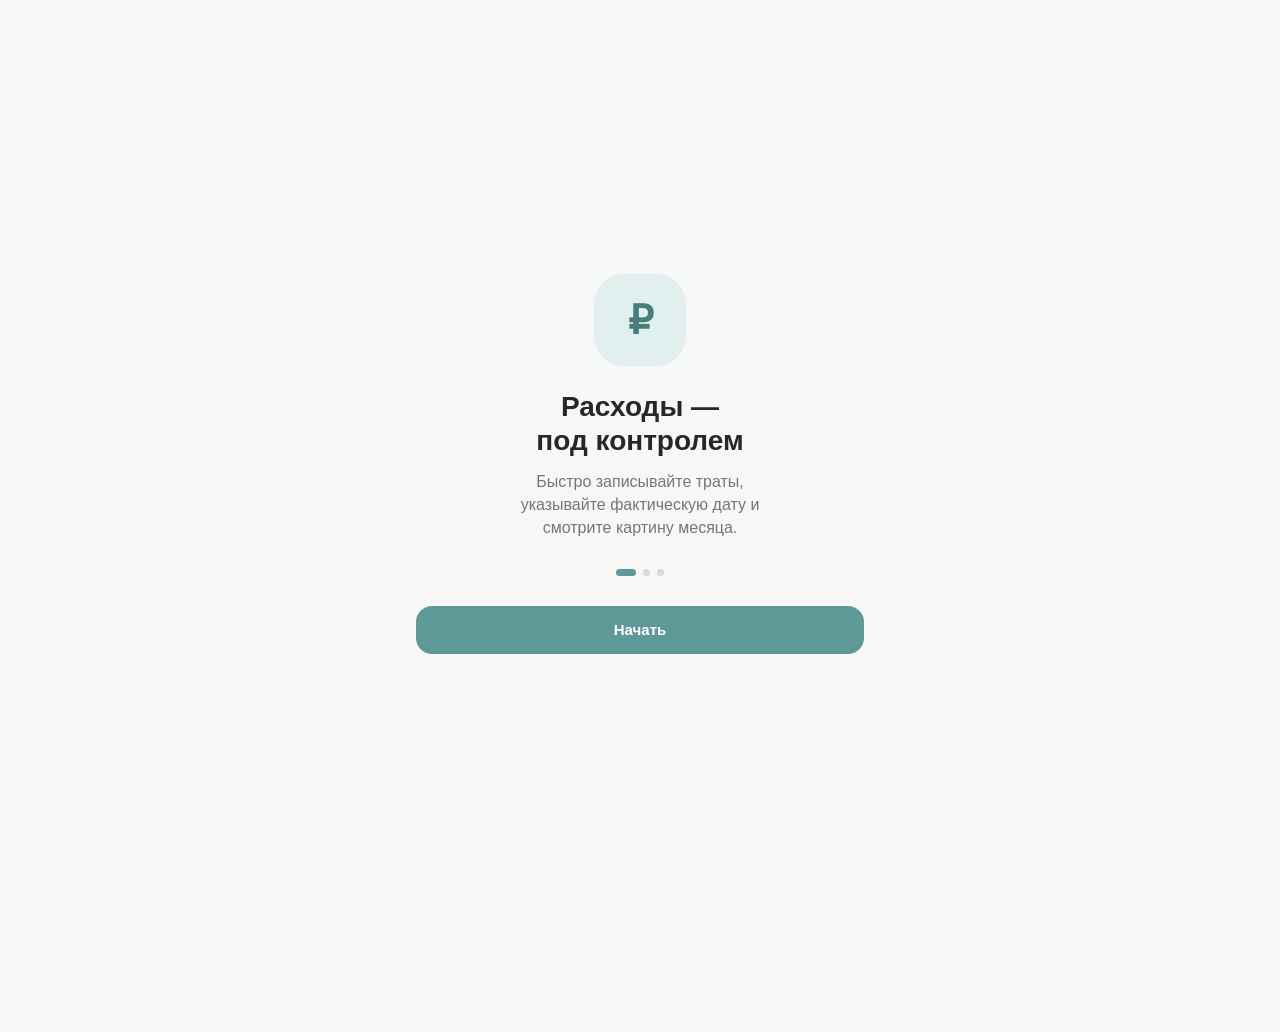
<file: index.html>
<!doctype html>
<html lang="ru">
  <head>
    <meta charset="UTF-8" />
    <meta name="viewport" content="width=device-width, initial-scale=1, viewport-fit=cover" />
    <meta name="theme-color" content="#F7F7F5" />
    <meta name="description" content="Личный офлайн-трекер расходов" />
    <link rel="manifest" href="manifest.webmanifest" />
    <link rel="icon" href="icon.svg" type="image/svg+xml" />
    <link rel="apple-touch-icon" href="icon.svg" />
    <link rel="stylesheet" href="styles.css?v=3" />
    <link rel="stylesheet" href="overrides.css?v=11" />
    <title>Расходы</title>
  </head>
  <body>
    <main id="app" class="app" aria-live="polite"></main>
    <div id="toast" class="toast" role="status" aria-live="polite"></div>
    <script type="module" src="app.js?v=13"></script>
    <script src="ui-fixes.js?v=1"></script>
  </body>
</html>
</file>
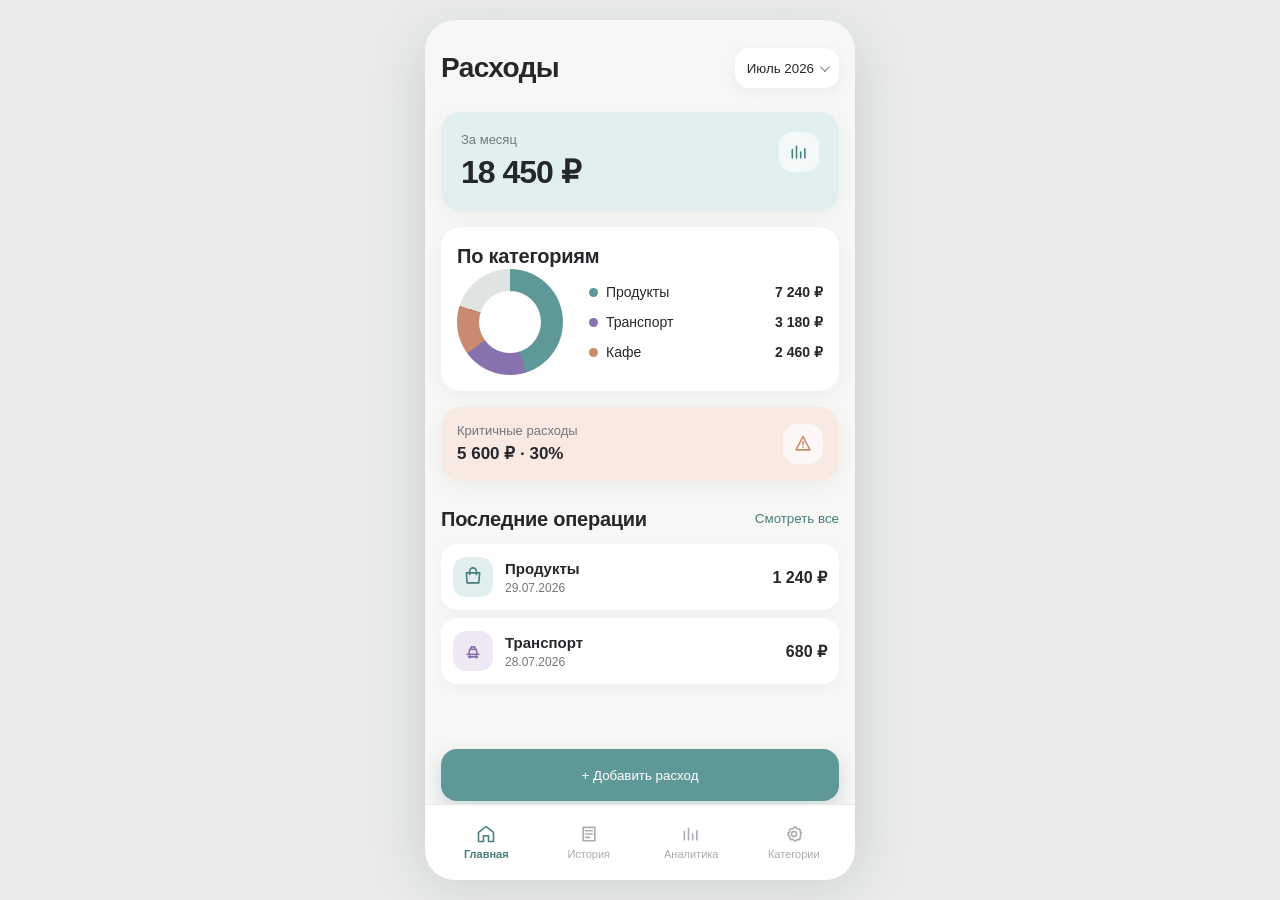
<file: prototype-main-screen.html>
<!doctype html>
<html lang="ru">
<head>
  <meta charset="utf-8">
  <meta name="viewport" content="width=device-width, initial-scale=1">
  <title>Прототип — главный экран расходов</title>
  <style>
    :root { --page:#f7f7f5; --surface:#fff; --ink:#25272b; --muted:#73777c; --line:#e7e8e6; --teal:#5f9997; --teal-dark:#477e7c; --teal-soft:#e1f0ee; --lilac:#8772ae; --lilac-soft:#eee9f5; --peach:#c98b70; --peach-soft:#f8e9e2; }
    * { box-sizing:border-box; }
    body { margin:0; background:#e9eceb; color:var(--ink); font-family:Inter,-apple-system,BlinkMacSystemFont,"Segoe UI",sans-serif; }
    .phone { width:min(100%,430px); min-height:100vh; margin:auto; background:var(--page); padding:24px 16px 112px; }
    .top { display:flex; justify-content:space-between; align-items:center; margin:4px 0 24px; }
    h1 { margin:0; font-size:28px; line-height:34px; letter-spacing:-.6px; }
    .month { display:flex; gap:6px; align-items:center; border:0; background:var(--surface); color:var(--ink); min-height:40px; padding:0 12px; border-radius:14px; font:600 13px inherit; box-shadow:0 3px 14px rgba(30,35,40,.05); }
    .chevron { width:7px; height:7px; border-right:1.8px solid var(--muted); border-bottom:1.8px solid var(--muted); transform:rotate(45deg) translateY(-2px); }
    .card { background:var(--surface); border-radius:20px; padding:16px; box-shadow:0 6px 20px rgba(30,35,40,.045); }
    .summary { background:var(--teal-soft); padding:20px; display:flex; justify-content:space-between; align-items:flex-start; margin-bottom:16px; }
    .eyebrow,.small { color:var(--muted); font-size:13px; line-height:16px; }
    .amount { margin-top:5px; font-weight:750; font-size:32px; line-height:38px; letter-spacing:-1px; font-variant-numeric:tabular-nums; }
    .round-icon { width:40px; height:40px; border-radius:14px; display:grid; place-items:center; background:rgba(255,255,255,.62); color:var(--teal-dark); }
    .round-icon svg, .nav svg, .tx-icon svg { width:20px; height:20px; fill:none; stroke:currentColor; stroke-width:1.9; stroke-linecap:round; stroke-linejoin:round; }
    .section-title { margin:24px 0 12px; display:flex; justify-content:space-between; align-items:center; }
    h2 { margin:0; font-size:20px; line-height:26px; letter-spacing:-.25px; }
    .link { border:0; background:none; color:var(--teal-dark); font:600 13px inherit; padding:6px 0; }
    .categories { display:grid; grid-template-columns:118px 1fr; gap:14px; align-items:center; }
    .donut { width:106px; height:106px; border-radius:50%; background:conic-gradient(var(--teal) 0 45%,var(--lilac) 45% 65%,var(--peach) 65% 80%,#dfe4e3 80% 100%); display:grid; place-items:center; }
    .donut::after { content:""; width:62px; height:62px; background:#fff; border-radius:50%; }
    .cat-list { display:grid; gap:12px; }
    .cat { display:grid; grid-template-columns:9px 1fr auto; align-items:center; gap:8px; font-size:14px; line-height:18px; }
    .dot { width:9px; height:9px; border-radius:50%; } .cat b { font-size:14px; font-variant-numeric:tabular-nums; }
    .critical { background:var(--peach-soft); display:flex; justify-content:space-between; align-items:center; padding:16px; }
    .critical strong { display:block; margin-top:4px; font-size:17px; line-height:22px; font-variant-numeric:tabular-nums; }
    .critical .round-icon { color:var(--peach); }
    .transactions { display:grid; gap:8px; }
    .transaction { min-height:66px; display:grid; grid-template-columns:42px 1fr auto; align-items:center; gap:10px; padding:12px; border-radius:16px; background:var(--surface); box-shadow:0 4px 14px rgba(30,35,40,.035); }
    .tx-icon { width:40px; height:40px; display:grid; place-items:center; border-radius:13px; color:var(--teal-dark); background:var(--teal-soft); }
    .tx-icon.lilac { background:var(--lilac-soft); color:var(--lilac); }
    .tx-name { font-size:15px; font-weight:650; line-height:20px; } .tx-date { margin-top:2px; font-size:12px; color:var(--muted); }
    .tx-amount { font-size:16px; font-weight:700; font-variant-numeric:tabular-nums; }
    .add { position:fixed; left:50%; bottom:79px; transform:translateX(-50%); width:min(calc(100% - 32px),398px); height:52px; border:0; border-radius:16px; background:var(--teal); color:#fff; font:700 16px inherit; box-shadow:0 8px 20px rgba(71,126,124,.23); }
    .add:active { background:var(--teal-dark); transform:translateX(-50%) scale(.98); }
    .nav { position:fixed; left:50%; bottom:0; transform:translateX(-50%); width:min(100%,430px); height:76px; display:grid; grid-template-columns:repeat(4,1fr); padding:8px 10px max(8px,env(safe-area-inset-bottom)); background:rgba(255,255,255,.97); border-top:1px solid var(--line); }
    .nav-item { display:grid; place-items:center; align-content:center; gap:3px; color:#a8acb0; font-size:11px; line-height:14px; text-decoration:none; } .nav-item.active { color:var(--teal-dark); font-weight:700; }
    @media (min-width:431px) { .phone { min-height:844px; margin:20px auto; border-radius:30px; box-shadow:0 18px 55px rgba(30,35,40,.16); overflow:hidden; } .add { bottom:99px; } .nav { bottom:20px; border-radius:0 0 30px 30px; } }
  </style>
</head>
<body>
  <main class="phone" aria-label="Прототип главного экрана">
    <header class="top"><h1>Расходы</h1><button class="month">Июль 2026 <i class="chevron"></i></button></header>
    <section class="card summary"><div><div class="eyebrow">За месяц</div><div class="amount">18 450 ₽</div></div><div class="round-icon" aria-hidden="true"><svg viewBox="0 0 24 24"><path d="M4 19V9m5 10V5m5 14v-7m5 7V8"/></svg></div></section>
    <section class="card"><h2>По категориям</h2><div class="categories"><div class="donut" aria-label="Распределение расходов по категориям"></div><div class="cat-list"><div class="cat"><i class="dot" style="background:#5f9997"></i><span>Продукты</span><b>7 240 ₽</b></div><div class="cat"><i class="dot" style="background:#8772ae"></i><span>Транспорт</span><b>3 180 ₽</b></div><div class="cat"><i class="dot" style="background:#c98b70"></i><span>Кафе</span><b>2 460 ₽</b></div></div></div></section>
    <section class="card critical" style="margin-top:16px"><div><div class="small">Критичные расходы</div><strong>5 600 ₽ · 30%</strong></div><div class="round-icon" aria-hidden="true"><svg viewBox="0 0 24 24"><path d="M12 3 3.7 19h16.6L12 3Z"/><path d="M12 9v4m0 3h.01"/></svg></div></section>
    <div class="section-title"><h2>Последние операции</h2><button class="link">Смотреть все</button></div>
    <section class="transactions" aria-label="Последние операции"><article class="transaction"><div class="tx-icon"><svg viewBox="0 0 24 24"><path d="M4 7h16l-1 12H5L4 7Z"/><path d="M8 9V5a4 4 0 0 1 8 0v4"/></svg></div><div><div class="tx-name">Продукты</div><div class="tx-date">29.07.2026</div></div><div class="tx-amount">1 240 ₽</div></article><article class="transaction"><div class="tx-icon lilac"><svg viewBox="0 0 24 24"><path d="M5 16h14M7 16l1-6h8l1 6M9 10l1-3h4l1 3M7 19h10"/><circle cx="8" cy="19" r="1"/><circle cx="16" cy="19" r="1"/></svg></div><div><div class="tx-name">Транспорт</div><div class="tx-date">28.07.2026</div></div><div class="tx-amount">680 ₽</div></article></section>
  </main>
  <button class="add">+ Добавить расход</button>
  <nav class="nav" aria-label="Основная навигация"><a class="nav-item active" href="#"><svg viewBox="0 0 24 24"><path d="m3 10 9-7 9 7v10a1 1 0 0 1-1 1h-5v-7H9v7H4a1 1 0 0 1-1-1V10Z"/></svg>Главная</a><a class="nav-item" href="#"><svg viewBox="0 0 24 24"><path d="M5 4h14v16H5zM8 8h8m-8 4h8m-8 4h5"/></svg>История</a><a class="nav-item" href="#"><svg viewBox="0 0 24 24"><path d="M4 19V9m5 10V5m5 14v-7m5 7V8"/></svg>Аналитика</a><a class="nav-item" href="#"><svg viewBox="0 0 24 24"><circle cx="12" cy="12" r="3"/><path d="M19.4 15a1.7 1.7 0 0 0 .34 1.88l.06.06-2.2 2.2-.06-.06a1.7 1.7 0 0 0-1.88-.34 1.7 1.7 0 0 0-1.03 1.55V20h-3.1v-.09A1.7 1.7 0 0 0 10.5 18.4a1.7 1.7 0 0 0-1.88.34l-.06.06-2.2-2.2.06-.06A1.7 1.7 0 0 0 6.76 14.7 1.7 1.7 0 0 0 5.2 13.67H5v-3.1h.2a1.7 1.7 0 0 0 1.56-1.03 1.7 1.7 0 0 0-.34-1.88l-.06-.06 2.2-2.2.06.06a1.7 1.7 0 0 0 1.88.34 1.7 1.7 0 0 0 1.03-1.55V4h3.1v.25a1.7 1.7 0 0 0 1.03 1.55 1.7 1.7 0 0 0 1.88-.34l.06-.06 2.2 2.2-.06.06a1.7 1.7 0 0 0-.34 1.88 1.7 1.7 0 0 0 1.55 1.03H20v3.1h-.25A1.7 1.7 0 0 0 19.4 15Z"/></svg>Категории</a></nav>
</body>
</html>
</file>
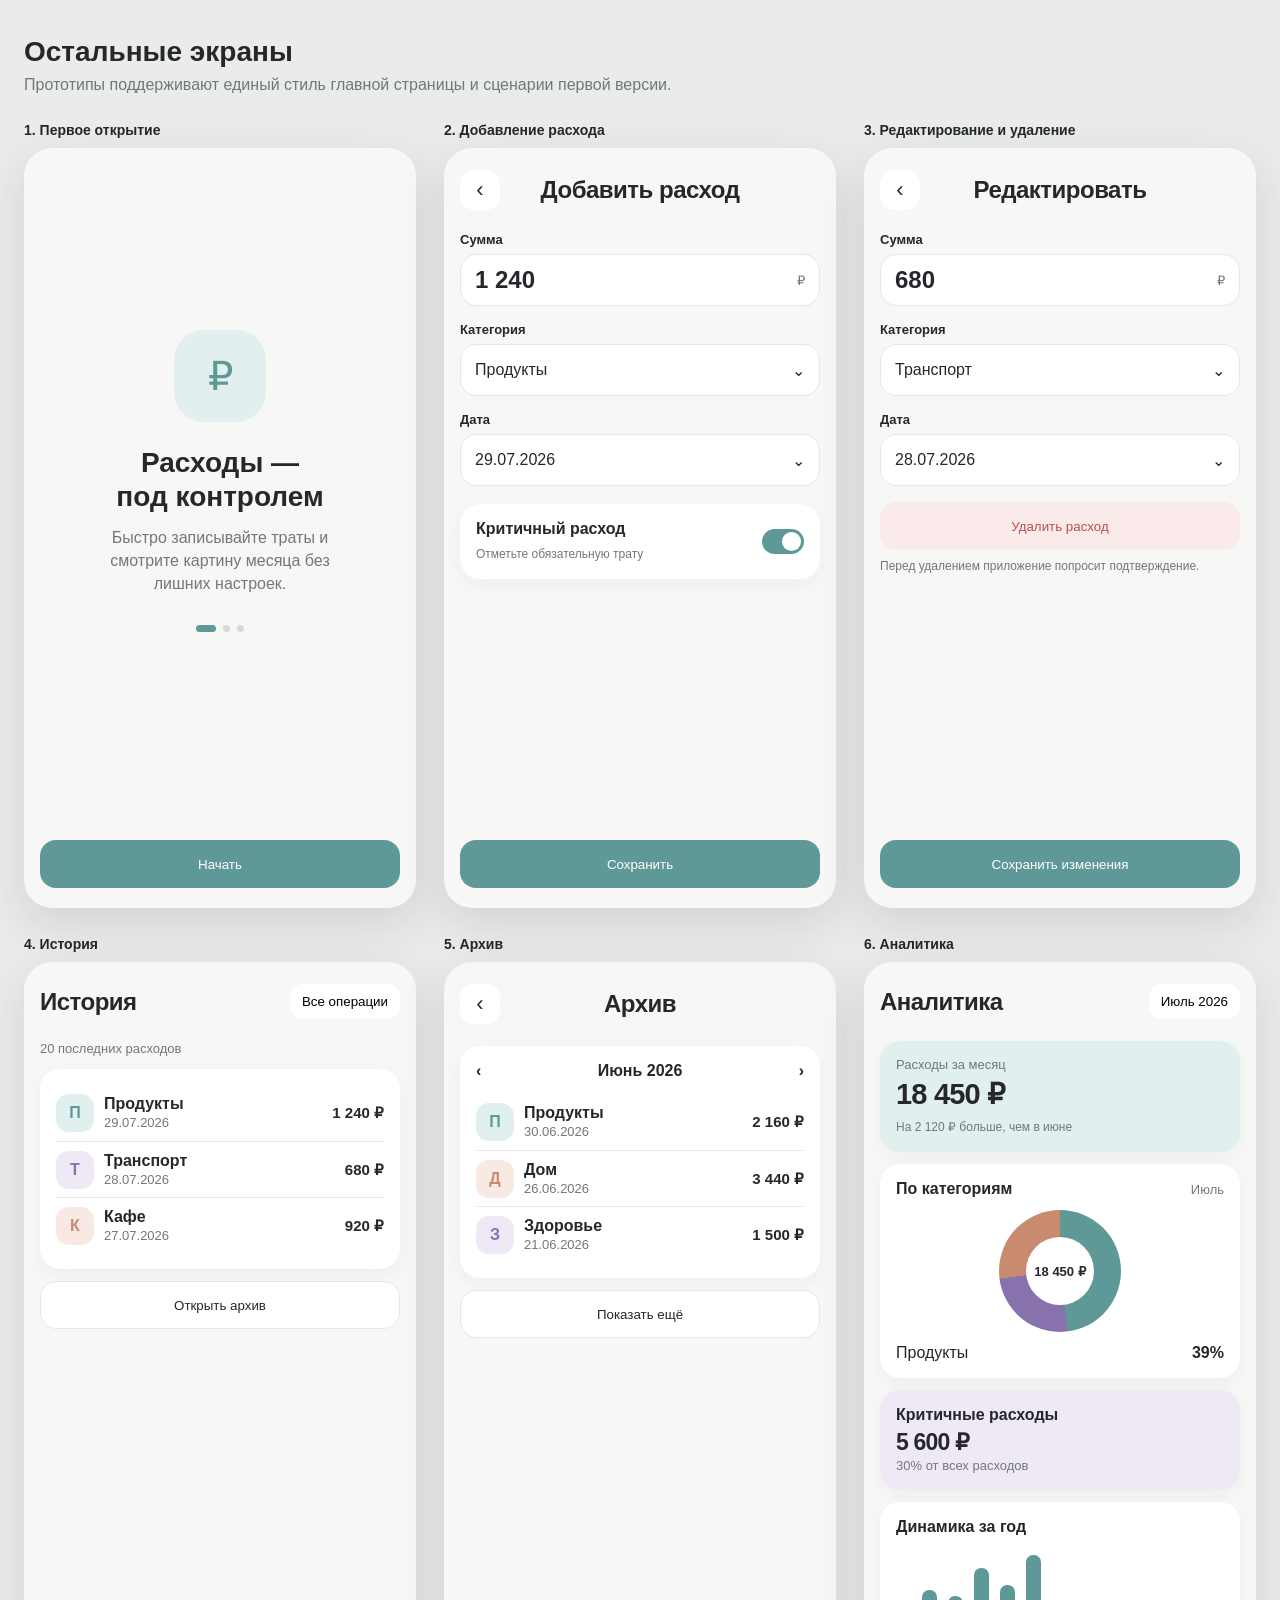
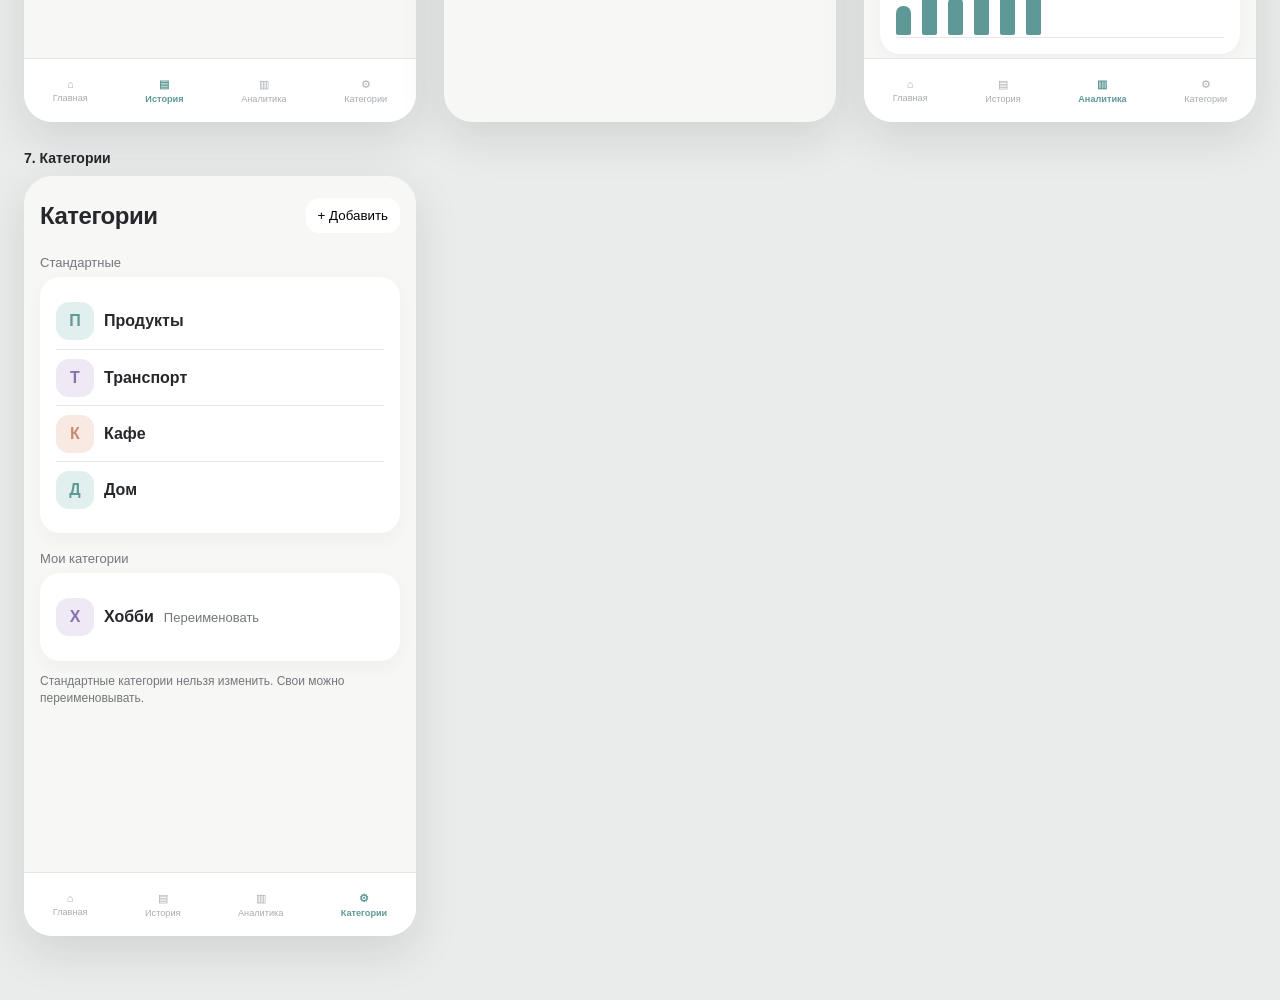
<file: prototype-other-screens.html>
<!doctype html>
<html lang="ru"><head><meta charset="utf-8"><meta name="viewport" content="width=device-width,initial-scale=1"><title>Прототипы экранов</title><style>
:root{--bg:#f7f7f5;--ink:#25272b;--muted:#73777c;--line:#e7e8e6;--teal:#5f9997;--teal2:#e1f0ee;--lilac:#eee9f5;--peach:#f8e9e2;--danger:#b85050;--danger2:#fbeaea}*{box-sizing:border-box}body{margin:0;background:#e9eceb;color:var(--ink);font-family:Inter,-apple-system,BlinkMacSystemFont,"Segoe UI",sans-serif}.gallery{max-width:1450px;margin:auto;padding:36px 24px 64px}.gallery>h1{font-size:28px;margin:0 0 8px}.gallery>p{color:var(--muted);margin:0 0 28px}.grid{display:grid;grid-template-columns:repeat(auto-fit,minmax(330px,1fr));gap:28px;align-items:start}.label{font-size:14px;font-weight:700;margin:0 0 10px}.screen{position:relative;height:760px;overflow:hidden;padding:22px 16px 86px;background:var(--bg);border-radius:28px;box-shadow:0 16px 45px #25272b20}.head{display:flex;align-items:center;justify-content:space-between;margin-bottom:22px}.head h2{font-size:24px;margin:0;letter-spacing:-.5px}.back{width:40px;height:40px;border:0;border-radius:14px;background:#fff;font-size:22px;color:var(--ink)}.card{padding:16px;border-radius:20px;background:#fff;box-shadow:0 6px 18px #25272b0b;margin-bottom:12px}.soft{background:var(--teal2)}.peach{background:var(--peach)}.lilac{background:var(--lilac)}.muted{font-size:13px;color:var(--muted)}.amount{font-size:29px;font-weight:750;letter-spacing:-.8px;margin-top:5px}.button{border:0;border-radius:16px;min-height:48px;width:100%;font:700 15px inherit}.primary{background:var(--teal);color:white}.secondary{background:white;border:1px solid var(--line);color:var(--ink)}.fixed{position:absolute;left:16px;right:16px;bottom:20px}.row{display:flex;align-items:center;gap:10px;min-height:56px}.row+.row{border-top:1px solid var(--line)}.ico{width:38px;height:38px;border-radius:13px;background:var(--teal2);display:grid;place-items:center;color:var(--teal);font-weight:700}.row b{margin-left:auto;font-size:15px}.split{display:flex;justify-content:space-between;align-items:center}.tag{font-size:12px;padding:5px 8px;border-radius:9px;background:var(--peach);color:#8f5540}.nav{position:absolute;bottom:0;left:0;right:0;height:64px;background:#fff;border-top:1px solid var(--line);display:flex;justify-content:space-around;align-items:center;font-size:11px;color:#a8acb0}.nav span{display:grid;justify-items:center;gap:3px}.nav .active{color:var(--teal);font-weight:700}.onboarding{display:flex;flex-direction:column;justify-content:center;text-align:center}.mark{margin:0 auto 24px;width:92px;height:92px;border-radius:30px;background:var(--teal2);display:grid;place-items:center;font-size:40px;color:var(--teal)}.onboarding h2{font-size:28px;line-height:34px;margin:0 0 12px}.onboarding p{font-size:16px;line-height:23px;color:var(--muted);margin:0 auto;max-width:270px}.dots{display:flex;justify-content:center;gap:7px;margin:30px 0}.dots i{width:7px;height:7px;border-radius:50%;background:#d6dad8}.dots i:first-child{width:20px;background:var(--teal);border-radius:5px}.field-label{font-size:13px;font-weight:650;margin:16px 0 7px}.field{height:52px;border:1px solid var(--line);border-radius:16px;background:#fff;display:flex;align-items:center;justify-content:space-between;padding:0 14px;font-size:16px}.switch{width:42px;height:25px;border-radius:20px;background:var(--teal);padding:3px}.switch i{display:block;width:19px;height:19px;border-radius:50%;background:#fff;margin-left:17px}.month{background:#fff;border:0;border-radius:13px;padding:10px 12px;font:600 13px inherit}.bars{height:102px;display:flex;gap:11px;align-items:end;padding:12px 0 2px;border-bottom:1px solid var(--line)}.bars i{display:block;width:15px;background:var(--teal);border-radius:7px 7px 2px 2px}.archive-month{display:flex;justify-content:space-between;align-items:center;margin:0 0 14px;font-weight:700}.circle{width:122px;height:122px;border-radius:50%;background:conic-gradient(var(--teal) 0 48%,#8772ae 48% 73%,#c98b70 73% 100%);margin:12px auto;position:relative}.circle:after{content:"18 450 ₽";position:absolute;inset:27px;background:#fff;border-radius:50%;display:grid;place-items:center;font-size:13px;font-weight:750}.category-title{font-size:13px;color:var(--muted);margin:18px 0 7px}.edit-danger{color:var(--danger);background:var(--danger2);margin-top:16px}.note{font-size:12px;color:var(--muted);line-height:17px;margin:8px 0 0}
</style></head><body><main class="gallery"><h1>Остальные экраны</h1><p>Прототипы поддерживают единый стиль главной страницы и сценарии первой версии.</p><div class="grid">
<section><p class="label">1. Первое открытие</p><div class="screen onboarding"><div class="mark">₽</div><h2>Расходы —<br>под контролем</h2><p>Быстро записывайте траты и смотрите картину месяца без лишних настроек.</p><div class="dots"><i></i><i></i><i></i></div><div class="fixed"><button class="button primary">Начать</button></div></div></section>
<section><p class="label">2. Добавление расхода</p><div class="screen"><header class="head"><button class="back">‹</button><h2>Добавить расход</h2><span style="width:40px"></span></header><div class="field-label">Сумма</div><div class="field"><b style="font-size:24px">1 240</b><span class="muted">₽</span></div><div class="field-label">Категория</div><div class="field"><span>Продукты</span><span>⌄</span></div><div class="field-label">Дата</div><div class="field"><span>29.07.2026</span><span>⌄</span></div><div class="card" style="margin-top:18px"><div class="split"><div><b>Критичный расход</b><p class="note">Отметьте обязательную трату</p></div><span class="switch"><i></i></span></div></div><div class="fixed"><button class="button primary">Сохранить</button></div></div></section>
<section><p class="label">3. Редактирование и удаление</p><div class="screen"><header class="head"><button class="back">‹</button><h2>Редактировать</h2><span style="width:40px"></span></header><div class="field-label">Сумма</div><div class="field"><b style="font-size:24px">680</b><span class="muted">₽</span></div><div class="field-label">Категория</div><div class="field"><span>Транспорт</span><span>⌄</span></div><div class="field-label">Дата</div><div class="field"><span>28.07.2026</span><span>⌄</span></div><button class="button edit-danger">Удалить расход</button><p class="note">Перед удалением приложение попросит подтверждение.</p><div class="fixed"><button class="button primary">Сохранить изменения</button></div></div></section>
<section><p class="label">4. История</p><div class="screen"><header class="head"><h2>История</h2><button class="month">Все операции</button></header><p class="muted">20 последних расходов</p><div class="card"><div class="row"><span class="ico">П</span><span><strong>Продукты</strong><br><small class="muted">29.07.2026</small></span><b>1 240 ₽</b></div><div class="row"><span class="ico" style="background:var(--lilac);color:#8772ae">Т</span><span><strong>Транспорт</strong><br><small class="muted">28.07.2026</small></span><b>680 ₽</b></div><div class="row"><span class="ico" style="background:var(--peach);color:#c98b70">К</span><span><strong>Кафе</strong><br><small class="muted">27.07.2026</small></span><b>920 ₽</b></div></div><button class="button secondary">Открыть архив</button><div class="nav"><span>⌂<small>Главная</small></span><span class="active">▤<small>История</small></span><span>▥<small>Аналитика</small></span><span>⚙<small>Категории</small></span></div></div></section>
<section><p class="label">5. Архив</p><div class="screen"><header class="head"><button class="back">‹</button><h2>Архив</h2><span style="width:40px"></span></header><div class="card"><div class="archive-month"><span>‹</span><span>Июнь 2026</span><span>›</span></div><div class="row"><span class="ico">П</span><span><strong>Продукты</strong><br><small class="muted">30.06.2026</small></span><b>2 160 ₽</b></div><div class="row"><span class="ico" style="background:var(--peach);color:#c98b70">Д</span><span><strong>Дом</strong><br><small class="muted">26.06.2026</small></span><b>3 440 ₽</b></div><div class="row"><span class="ico" style="background:var(--lilac);color:#8772ae">З</span><span><strong>Здоровье</strong><br><small class="muted">21.06.2026</small></span><b>1 500 ₽</b></div></div><button class="button secondary">Показать ещё</button></div></section>
<section><p class="label">6. Аналитика</p><div class="screen"><header class="head"><h2>Аналитика</h2><button class="month">Июль 2026</button></header><div class="card soft"><div class="muted">Расходы за месяц</div><div class="amount">18 450 ₽</div><p class="note">На 2 120 ₽ больше, чем в июне</p></div><div class="card"><div class="split"><b>По категориям</b><span class="muted">Июль</span></div><div class="circle"></div><div class="split"><span>Продукты</span><b>39%</b></div></div><div class="card lilac"><b>Критичные расходы</b><div class="amount" style="font-size:23px">5 600 ₽</div><span class="muted">30% от всех расходов</span></div><div class="card"><b>Динамика за год</b><div class="bars"><i style="height:33%"></i><i style="height:52%"></i><i style="height:45%"></i><i style="height:77%"></i><i style="height:58%"></i><i style="height:92%"></i></div></div><div class="nav"><span>⌂<small>Главная</small></span><span>▤<small>История</small></span><span class="active">▥<small>Аналитика</small></span><span>⚙<small>Категории</small></span></div></div></section>
<section><p class="label">7. Категории</p><div class="screen"><header class="head"><h2>Категории</h2><button class="month">+ Добавить</button></header><div class="category-title">Стандартные</div><div class="card"><div class="row"><span class="ico">П</span><strong>Продукты</strong></div><div class="row"><span class="ico" style="background:var(--lilac);color:#8772ae">Т</span><strong>Транспорт</strong></div><div class="row"><span class="ico" style="background:var(--peach);color:#c98b70">К</span><strong>Кафе</strong></div><div class="row"><span class="ico">Д</span><strong>Дом</strong></div></div><div class="category-title">Мои категории</div><div class="card"><div class="row"><span class="ico" style="background:var(--lilac);color:#8772ae">Х</span><strong>Хобби</strong><span class="muted">Переименовать</span></div></div><p class="note">Стандартные категории нельзя изменить. Свои можно переименовывать.</p><div class="nav"><span>⌂<small>Главная</small></span><span>▤<small>История</small></span><span>▥<small>Аналитика</small></span><span class="active">⚙<small>Категории</small></span></div></div></section>
</div></main></body></html>
</file>
<file: styles.css>
:root{--page:#f7f7f5;--surface:#fff;--muted:#f1f2f0;--text:#25272b;--secondary:#73777c;--tertiary:#a8acb0;--border:#e7e8e6;--primary:#5f9997;--primary-strong:#477e7c;--primary-soft:#e1f0ee;--lilac:#8772ae;--lilac-soft:#eee9f5;--peach:#c98b70;--peach-soft:#f8e9e2;--sand:#f5eedf;--danger:#b85050;--danger-soft:#fbeaea;--focus:#275f9b}*{box-sizing:border-box}body{margin:0;background:var(--page);color:var(--text);font:15px/1.45 Inter,-apple-system,BlinkMacSystemFont,"Segoe UI",sans-serif}.app{width:min(100%,480px);min-height:100dvh;margin:auto;padding:24px 16px calc(100px + env(safe-area-inset-bottom))}button,input{font:inherit}button{cursor:pointer}button:focus-visible,input:focus-visible{outline:2px solid var(--focus);outline-offset:2px}.screen-head{display:flex;align-items:center;justify-content:space-between;gap:12px;margin-bottom:20px}.screen-head h1{font-size:28px;line-height:34px;letter-spacing:-.5px;margin:0}.screen-head h2{font-size:22px;margin:0}.icon-btn,.month-btn{min-height:44px;border:0;background:var(--surface);border-radius:14px;color:var(--text)}.icon-btn{width:44px;font-size:25px}.month-btn{padding:0 12px;font-weight:650;font-size:13px}.card{background:var(--surface);border-radius:20px;padding:16px;margin-bottom:16px;box-shadow:0 6px 20px rgba(30,35,40,.06)}.soft{background:var(--primary-soft)}.lilac{background:var(--lilac-soft)}.peach{background:var(--peach-soft)}.eyebrow,.muted{font-size:13px;color:var(--secondary)}.amount{font-size:32px;line-height:38px;font-weight:750;letter-spacing:-1px;font-variant-numeric:tabular-nums;margin-top:4px}.summary{display:flex;justify-content:space-between;align-items:center}.round-icon,.category-icon{display:grid;place-items:center;flex:0 0 auto;width:40px;height:40px;border-radius:14px;background:var(--primary-soft);color:var(--primary-strong);font-weight:750}.section-title{display:flex;justify-content:space-between;align-items:center;margin:24px 0 12px}.section-title h2{font-size:20px;line-height:26px;margin:0}.link{border:0;background:transparent;color:var(--primary-strong);font-weight:650;padding:8px}.primary,.secondary,.danger{min-height:48px;border-radius:16px;padding:0 16px;font-weight:700}.primary{border:0;background:var(--primary);color:#fff}.secondary{border:1px solid var(--border);background:#fff;color:var(--text)}.danger{border:0;background:var(--danger-soft);color:var(--danger)}.wide{width:100%}.fixed-action{position:fixed;left:50%;bottom:calc(76px + env(safe-area-inset-bottom));z-index:4;width:min(calc(100% - 32px),448px);transform:translateX(-50%);box-shadow:0 8px 20px rgba(71,126,124,.22)}.bottom-nav{position:fixed;z-index:3;left:50%;bottom:0;transform:translateX(-50%);width:min(100%,480px);height:76px;padding:8px 8px max(8px,env(safe-area-inset-bottom));display:grid;grid-template-columns:repeat(4,1fr);background:rgba(255,255,255,.97);border-top:1px solid var(--border)}.nav-item{border:0;background:transparent;color:var(--tertiary);display:grid;place-items:center;gap:2px;font-size:11px;line-height:13px}.nav-item svg{width:22px;height:22px;stroke:currentColor;fill:none;stroke-width:1.9;stroke-linecap:round;stroke-linejoin:round}.nav-item.active{color:var(--primary-strong);font-weight:700}.transaction{display:flex;align-items:center;gap:12px;min-height:64px;padding:8px 0}.transaction+.transaction{border-top:1px solid var(--border)}.transaction-main{min-width:0;flex:1}.transaction-name{font-weight:700}.transaction-amount{text-align:right;font-weight:700;font-size:17px;font-variant-numeric:tabular-nums;white-space:nowrap}.tag{display:inline-block;margin-top:3px;padding:2px 6px;border-radius:7px;background:var(--peach-soft);color:#8f5540;font-size:11px}.chart{display:flex;align-items:center;gap:18px}.donut{width:112px;height:112px;flex:0 0 auto;border-radius:50%;position:relative;background:conic-gradient(var(--primary) 0 33%,var(--lilac) 33% 62%,var(--peach) 62% 100%)}.donut:after{content:"";position:absolute;inset:29px;background:var(--surface);border-radius:50%}.legend{width:100%}.legend-row{display:flex;align-items:center;gap:7px;padding:5px 0;font-size:13px}.legend-row b{margin-left:auto;white-space:nowrap}.dot{display:inline-block;width:9px;height:9px;border-radius:50%}.metric-row{display:flex;justify-content:space-between;align-items:center;gap:12px}.metric-row strong{font-size:18px}.empty{text-align:center;padding:32px 18px}.empty h2{font-size:20px;margin:0 0 8px}.empty p{color:var(--secondary);margin:0 0 20px}.sheet-backdrop{position:fixed;inset:0;z-index:10;background:rgba(37,39,43,.36);display:flex;align-items:flex-end;justify-content:center}.sheet{width:min(100%,480px);max-height:92dvh;overflow:auto;background:var(--page);border-radius:24px 24px 0 0;padding:16px 16px calc(24px + env(safe-area-inset-bottom));box-shadow:0 -12px 30px rgba(30,35,40,.13)}.sheet-title{display:flex;align-items:center;justify-content:space-between;margin-bottom:14px}.sheet-title h2{font-size:20px;margin:0}.field-label{display:block;margin:18px 0 7px;font-weight:650;font-size:13px}.field{height:52px;width:100%;border:1px solid var(--border);border-radius:16px;background:#fff;padding:0 14px;color:var(--text)}.amount-field{font-size:24px;font-weight:750}.select-btn{display:flex;align-items:center;justify-content:space-between;text-align:left}.field-suffix{position:relative}.field-suffix span{position:absolute;right:14px;top:14px;color:var(--secondary)}.field-suffix input{padding-right:38px}.switch-row{display:flex;justify-content:space-between;align-items:center;margin:20px 0;padding:16px;border-radius:20px;background:#fff}.switch-row p{margin:3px 0 0;font-size:13px;color:var(--secondary)}.switch{appearance:none;width:48px;height:28px;border:0;border-radius:20px;background:var(--tertiary);padding:3px;transition:.18s}.switch:checked{background:var(--primary)}.switch:before{content:"";display:block;width:22px;height:22px;border-radius:50%;background:#fff;transition:.18s}.switch:checked:before{transform:translateX(20px)}.error{margin:5px 0 0;color:var(--danger);font-size:13px}.choice{display:flex;align-items:center;gap:12px;width:100%;min-height:56px;padding:8px;border:0;border-bottom:1px solid var(--border);background:transparent;text-align:left}.choice.selected:after{content:"Выбрано";margin-left:auto;color:var(--primary-strong);font-size:12px;font-weight:700}.calendar{display:grid;grid-template-columns:repeat(7,1fr);gap:4px;text-align:center}.weekday{font-size:11px;color:var(--secondary);padding:5px 0}.day{min-height:40px;border:0;border-radius:12px;background:transparent}.day.selected{background:var(--primary);color:#fff;font-weight:700}.day.future{color:var(--tertiary);cursor:not-allowed}.dialog{align-self:center;border-radius:20px;background:#fff;padding:20px;width:min(calc(100% - 32px),400px)}.dialog h2{margin:0 0 8px;font-size:20px}.dialog p{color:var(--secondary);margin:0 0 20px}.dialog-actions{display:flex;gap:10px}.dialog-actions>*{flex:1}.toast{position:fixed;z-index:20;left:50%;bottom:96px;transform:translate(-50%,20px);visibility:hidden;opacity:0;background:#25272b;color:#fff;border-radius:14px;padding:11px 15px;font-weight:600;transition:.18s}.toast.visible{visibility:visible;opacity:1;transform:translate(-50%,0)}.onboarding{min-height:100dvh;display:flex;flex-direction:column;justify-content:center;text-align:center;padding-bottom:20px}.onboarding-mark{display:grid;place-items:center;width:92px;height:92px;border-radius:30px;background:var(--primary-soft);color:var(--primary-strong);font-size:40px;font-weight:750;margin:0 auto 24px}.onboarding h1{font-size:28px;line-height:34px;margin:0 0 12px}.onboarding p{max-width:290px;margin:0 auto;color:var(--secondary);font-size:16px}.steps{display:flex;justify-content:center;gap:7px;margin:30px}.steps i{width:7px;height:7px;border-radius:5px;background:#d6dad8}.steps i.active{width:20px;background:var(--primary)}.months{display:flex;gap:8px;align-items:center;margin-bottom:16px}.months strong{flex:1;text-align:center}.year-bars{height:160px;display:flex;align-items:end;gap:5px;border-bottom:1px solid var(--border);padding:12px 4px 0}.year-bar{flex:1;min-width:0;background:var(--primary);border-radius:6px 6px 0 0;position:relative}.year-bar span{position:absolute;bottom:-21px;left:50%;transform:translateX(-50%);font-size:10px;color:var(--secondary)}.category-section-title{font-size:13px;color:var(--secondary);margin:20px 0 7px}.edit-link{border:0;background:transparent;color:var(--primary-strong);font-weight:650;padding:8px}.visually-hidden{position:absolute;clip:rect(0,0,0,0);width:1px;height:1px;overflow:hidden;white-space:nowrap}@media(prefers-reduced-motion:reduce){*{transition:none!important;scroll-behavior:auto!important}}
</file>
<file: overrides.css>
/* Устранение системного оформления кнопок в списках и корректные отступы графика. */
.transaction{width:100%;padding:10px 0;border:0;background:transparent;color:var(--text);text-align:left}
.year-bars{height:184px;padding:36px 32px 28px}
.year-bar{display:block;min-height:0;border:0;padding:0;cursor:pointer}
button.year-bar{background:var(--primary)}
button.year-bar.selected{background:var(--primary-strong);outline:2px solid var(--primary-strong);outline-offset:2px}
.year-bar.zero{background:transparent;pointer-events:none}
.year-bar .year-tooltip{position:absolute;z-index:1;left:50%;bottom:calc(100% + 8px);transform:translateX(-50%);width:max-content;border-radius:8px;background:var(--text);color:#fff;padding:3px 6px;font-size:12px;line-height:16px;font-weight:700;text-align:center;white-space:nowrap;font-variant-numeric:tabular-nums;box-shadow:0 3px 10px rgba(37,39,43,.16);pointer-events:none}
.year-bar .year-month{position:absolute;bottom:-21px;left:50%;transform:translateX(-50%);font-size:10px;color:var(--secondary)}
.period-section-title{margin:18px 0 7px;color:var(--secondary);font-size:13px;font-weight:650}
.category-icon svg,.round-icon svg{width:22px;height:22px;fill:none;stroke:currentColor;stroke-width:1.9;stroke-linecap:round;stroke-linejoin:round}
.category-icon.empty{height:40px!important;min-height:40px;max-height:40px;align-self:center;background:var(--muted);border:1px solid var(--border)}

/* Вторая итерация: крупная нижняя навигация и ровная сетка иконок категорий. */
.app{padding-bottom:calc(108px + env(safe-area-inset-bottom))}
.bottom-nav{position:fixed;z-index:3;left:50%;bottom:0;transform:translate3d(-50%,0,0);width:min(100%,480px);height:calc(84px + env(safe-area-inset-bottom));padding:8px 10px max(8px,env(safe-area-inset-bottom));isolation:isolate}
.fixed-action{bottom:calc(84px + env(safe-area-inset-bottom))}
.nav-item{min-height:44px;gap:4px;font-size:12px;line-height:16px}
.nav-icon,.nav-icon svg{display:block;width:24px;height:24px}
.nav-icon svg{fill:none;stroke:currentColor;stroke-width:1.9;stroke-linecap:round;stroke-linejoin:round}
.icon-picker{display:grid;grid-template-columns:repeat(4,minmax(44px,1fr));gap:12px;margin-top:8px;max-height:min(48dvh,360px);overflow-y:auto;overflow-x:hidden;align-content:start;padding:2px}
.icon-choice{display:grid;place-items:center;width:100%;min-width:44px;min-height:44px;aspect-ratio:1;border:1px solid var(--border);border-radius:14px;background:var(--surface);color:var(--primary-strong);padding:10px}
.icon-choice.selected{border-color:transparent;background:var(--primary-soft)}
.icon-choice svg{display:block;width:24px;height:24px;fill:none;stroke:currentColor;stroke-width:1.9;stroke-linecap:round;stroke-linejoin:round}
.icon-choice.icon-none span{display:block;width:20px;height:20px;border:1.5px dashed var(--tertiary);border-radius:6px}
.select-chevron{display:grid;place-items:center;width:24px;height:24px;color:var(--secondary)}
.select-chevron svg{width:20px;height:20px;fill:none;stroke:currentColor;stroke-width:2;stroke-linecap:round;stroke-linejoin:round}
</file>
